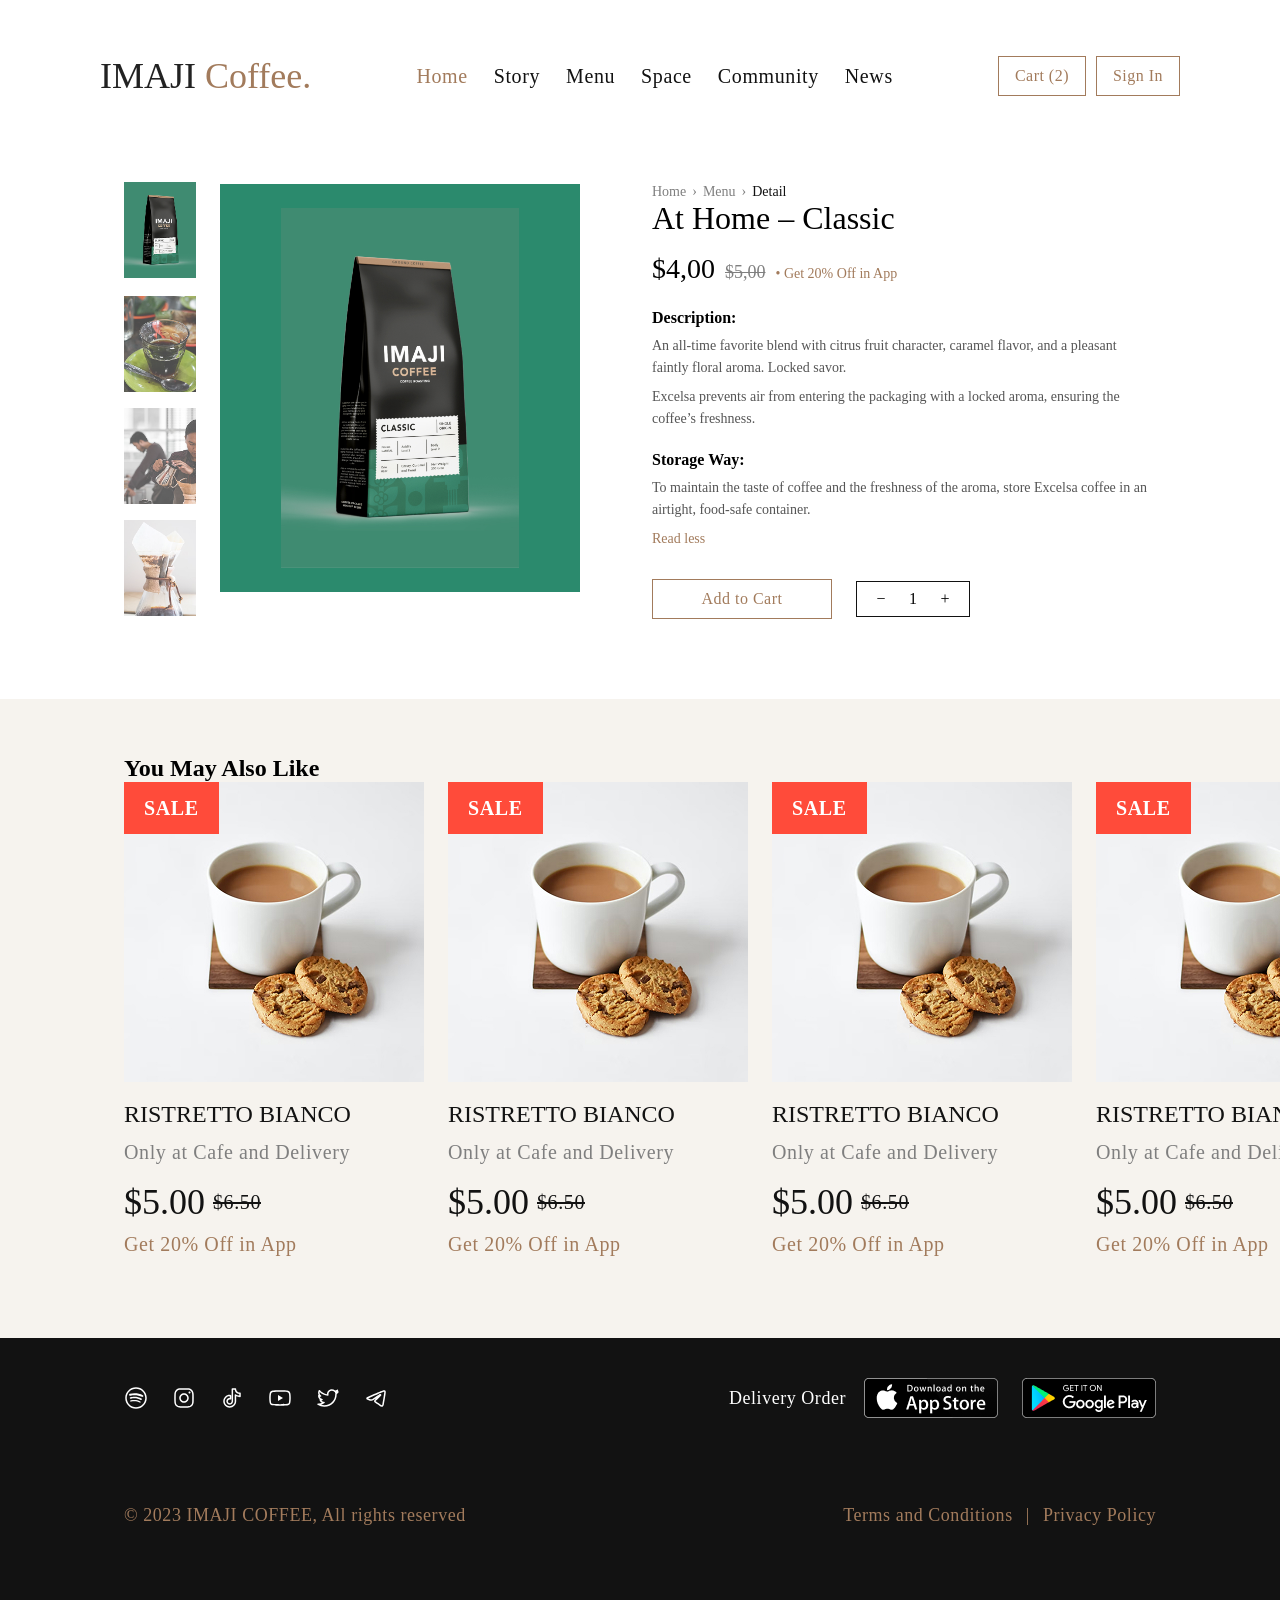
<file: pages/card.html>
<!DOCTYPE html>
<html lang="en">

<head>
    <meta charset="UTF-8">
    <meta name="viewport" content="width=device-width, initial-scale=1.0">
    <title>Document</title>
    <link rel="stylesheet" href="../styles/style.css">
</head>

<body>
    <header class="header">
        <div class="container header__inner">
            <a href="#" class="header__logo">
                IMAJI <span class="header__logo-accent">Coffee.</span>
            </a>

            <nav class="header__nav nav" aria-label="Main navigation">
                <ul class="nav__list">
                    <li class="nav__item"><a class="nav__link nav__link--active" href="#">Home</a></li>
                    <li class="nav__item"><a class="nav__link" href="#">Story</a></li>
                    <li class="nav__item"><a class="nav__link" href="#">Menu</a></li>
                    <li class="nav__item"><a class="nav__link" href="#">Space</a></li>
                    <li class="nav__item"><a class="nav__link" href="#">Community</a></li>
                    <li class="nav__item"><a class="nav__link" href="#">News</a></li>
                </ul>
            </nav>

            <div class="header__actions">
                <button class="header__cart" type="button" aria-label="Cart, 10 items">
                    <span class="header__cart-icon" aria-hidden="true">🧺</span>
                    <span class="header__cart-badge">10</span>
                </button>

                <button class="btn header__btn-cart">Cart (2)</button>
                <button class="btn btn--outline header__btn-signin">Sign In</button>

                <button class="header__burger" type="button" aria-label="Open navigation">
                    <span></span>
                    <span></span>
                    <span></span>
                </button>
            </div>
        </div>
    </header>

    <main>

        <section class="product-detail">
            <div class="container product-detail__inner">

                <div class="product-detail__gallery">
                    <div class="product-detail__thumbs">
                        <button class="product-detail__thumb product-detail__thumb--active" type="button">
                            <img src="../img/thumb-1.jpg" alt="At Home Classic main view">
                        </button>
                        <button class="product-detail__thumb" type="button">
                            <img src="../img/thumb-2.jpg" alt="Serving suggestion 1">
                        </button>
                        <button class="product-detail__thumb" type="button">
                            <img src="../img/thumb-3.jpg" alt="Serving suggestion 2">
                        </button>
                        <button class="product-detail__thumb" type="button">
                            <img src="../img/thumb-4.jpg" alt="Brewing">
                        </button>
                    </div>

                    <figure class="product-detail__preview">
                        <img src="../img/main-card.jpg" alt="At Home – Classic coffee package">
                    </figure>
                </div>

                <div class="product-detail__info">
                    <nav class="breadcrumbs__nav" aria-label="Breadcrumb">
                        <a href="#" class="breadcrumbs__link">Home</a>
                        <span class="breadcrumbs__separator">›</span>
                        <a href="#" class="breadcrumbs__link">Menu</a>
                        <span class="breadcrumbs__separator">›</span>
                        <span class="breadcrumbs__current">Detail</span>
                    </nav>
                    <h1 class="product-detail__title">At Home – Classic</h1>

                    <div class="product-detail__price">
                        <span class="product-detail__price-current">$4,00</span>
                        <span class="product-detail__price-old">$5,00</span>
                        <span class="product-detail__price-note">• Get 20% Off in App</span>
                    </div>

                    <div class="product-detail__section">
                        <h2 class="product-detail__section-title">Description:</h2>
                        <p class="product-detail__text">
                            An all-time favorite blend with citrus fruit character, caramel flavor,
                            and a pleasant faintly floral aroma. Locked savor.
                        </p>
                        <p class="product-detail__text">
                            Excelsa prevents air from entering the packaging with a locked aroma,
                            ensuring the coffee’s freshness.
                        </p>
                    </div>

                    <div class="product-detail__section">
                        <h3 class="product-detail__section-title">Storage Way:</h3>
                        <p class="product-detail__text">
                            To maintain the taste of coffee and the freshness of the aroma, store Excelsa coffee in
                            an airtight,
                            food-safe container.
                        </p>
                        <button class="product-detail__readmore" type="button">
                            Read less
                        </button>
                    </div>

                    <form class="product-detail__actions" action="#" method="post">
                        <button class="btn product-detail__btn-add" type="submit">
                            Add to Cart
                        </button>

                        <div class="product-detail__qty" aria-label="Quantity selector">
                            <button class="product-detail__qty-btn" type="button"
                                aria-label="Decrease quantity">−</button>
                            <span class="product-detail__qty-value">1</span>
                            <button class="product-detail__qty-btn" type="button"
                                aria-label="Increase quantity">+</button>
                        </div>
                    </form>
                </div>

            </div>
        </section>

        <section class="product-suggestions">
            <div class="container product-suggestions__inner">
                <h2 class="product-suggestions__title">You May Also Like</h2>

                <div class="product-suggestions__grid">
                    <article class="product-card product-card--sale">
                        <div class="product-card__badge">Sale</div>
                        <img src="../img/menu-1.jpg" alt="Ristretto Bianco" class="product-card__image">
                        <h3 class="product-card__name">RISTRETTO BIANCO</h3>
                        <p class="product-card__tagline">Only at Cafe and Delivery</p>
                        <div class="product-card__price">
                            <span class="product-card__price-current">$5.00</span>
                            <span class="product-card__price-old">$6.50</span>
                        </div>
                        <p class="product-card__note">Get 20% Off in App</p>
                    </article>

                    <article class="product-card product-card--sale">
                        <div class="product-card__badge">Sale</div>
                        <img src="../img/menu-1.jpg" alt="Ristretto Bianco" class="product-card__image">
                        <h3 class="product-card__name">RISTRETTO BIANCO</h3>
                        <p class="product-card__tagline">Only at Cafe and Delivery</p>
                        <div class="product-card__price">
                            <span class="product-card__price-current">$5.00</span>
                            <span class="product-card__price-old">$6.50</span>
                        </div>
                        <p class="product-card__note">Get 20% Off in App</p>
                    </article>

                    <article class="product-card product-card--sale">
                        <div class="product-card__badge">Sale</div>
                        <img src="../img/menu-1.jpg" alt="Ristretto Bianco" class="product-card__image">
                        <h3 class="product-card__name">RISTRETTO BIANCO</h3>
                        <p class="product-card__tagline">Only at Cafe and Delivery</p>
                        <div class="product-card__price">
                            <span class="product-card__price-current">$5.00</span>
                            <span class="product-card__price-old">$6.50</span>
                        </div>
                        <p class="product-card__note">Get 20% Off in App</p>
                    </article>

                    <article class="product-card product-card--sale">
                        <div class="product-card__badge">Sale</div>
                        <img src="../img/menu-1.jpg" alt="Ristretto Bianco" class="product-card__image">
                        <h3 class="product-card__name">RISTRETTO BIANCO</h3>
                        <p class="product-card__tagline">Only at Cafe and Delivery</p>
                        <div class="product-card__price">
                            <span class="product-card__price-current">$5.00</span>
                            <span class="product-card__price-old">$6.50</span>
                        </div>
                        <p class="product-card__note">Get 20% Off in App</p>
                    </article>
                </div>
            </div>
        </section>

    </main>

    <footer class="footer">
        <div class="container footer__inner">

            <div class="location__bottom">
                <div class="location__socials">
                    <a href="#" class="location__social"><img src="../img/icons/spotify.svg" alt="Spotify"></a>
                    <a href="#" class="location__social"><img src="../img/icons/instagram.svg" alt="Instagram"></a>
                    <a href="#" class="location__social"><img src="../img/icons/tiktok.svg" alt="TikTok"></a>
                    <a href="#" class="location__social"><img src="../img/icons/youtube.svg" alt="YouTube"></a>
                    <a href="#" class="location__social"><img src="../img/icons/twitter.svg" alt="Twitter"></a>
                    <a href="#" class="location__social"><img src="../img/icons/telegram.svg" alt="Telegram"></a>
                </div>

                <div class="location__apps">
                    <span class="location__delivery">Delivery Order</span>
                    <div class="location__stores">
                        <a href="#" class="location__store">
                            <img src="../img/appstore.png" alt="App Store">
                        </a>
                        <a href="#" class="location__store">
                            <img src="../img/googleplay.png" alt="Google Play">
                        </a>
                    </div>
                </div>
            </div>

            <div class="footer__bar">
                <p class="footer__copy">© 2023 IMAJI COFFEE, All rights reserved</p>
                <p class="footer__links">
                    <a href="#">Terms and Conditions</a>
                    <span class="footer__divider">|</span>
                    <a href="#">Privacy Policy</a>
                </p>
            </div>

        </div>
    </footer>
    
    <script src="../js/main.js"></script>


</body>

</html>
</file>
<file: styles/style.css>
*,
*::before,
*::after {
    box-sizing: border-box;
    padding: 0;
    margin: 0;
}

html {
    scroll-behavior: smooth;
    font-family: "DM Sans";
}


img {
    max-width: 100%;
    display: block;
}

button,
input,
select {
    font-family: inherit;
}

.container {
    max-width: 1440px;
    margin: 0 auto;
}

.btn {
    font-size: 16px;
    font-weight: 500;
    line-height: 24px;
    letter-spacing: 0.48px;
    border: none;
    color: #A27B5C;
    cursor: pointer;
    padding: 7px 16px;
    transition: all 0.3s;
    border: 1px solid #A27B5C;
    background-color: transparent;
}


.btn--load {
    padding: 10px 32px;
}

.btn:hover {
    background-color: #A27B5C;
    color: #fff;
}

.header__inner {
    display: flex;
    align-items: center;
    justify-content: space-between;
    padding: 56px 100px;
    gap: 32px;
}

.header__logo,
.header__logo-accent {
    text-decoration: none;
    color: #222;
    white-space: nowrap;
    font-size: 36px;
    font-style: normal;
    font-weight: 500;
    line-height: 40px;
}

.header__logo-accent {
    font-weight: 400;
    color: #A27B5C;
}

.header__nav {
    flex: 1 1 auto;
}

.nav__list {
    display: flex;
    gap: 26px;
    list-style: none;
    padding: 0;
    margin: 0;
    justify-content: center;
}

.nav__link {
    text-decoration: none;
    font-size: 20px;
    color: #121212;
    letter-spacing: 0.6px;
    font-weight: 400;
    line-height: 28px;
    cursor: pointer;
    transition: all 0.3s;
}

.nav__link--active,
.nav__link:hover {
    color: #A27B5C;
}

.header__actions {
    display: flex;
    gap: 10px;
}

.header__cart {
    position: relative;
    display: none;
    width: 32px;
    height: 32px;
    border: none;
    padding: 0;
    background: transparent;
    cursor: pointer;
}

.header__cart-icon {
    font-size: 20px;
    line-height: 1;
    color: #A27B5C;
}

.header__cart-badge {
    position: absolute;
    top: -6px;
    right: -6px;
    width: 20px;
    height: 20px;
    border-radius: 50%;
    background: #FFB800;
    /* жовтий кружечок */
    color: #fff;
    font-size: 10px;
    font-weight: 700;
    display: flex;
    align-items: center;
    justify-content: center;
}

.header__burger {
    display: none;
    width: 28px;
    height: 20px;
    border: none;
    background: transparent;
    padding: 0;
    cursor: pointer;
}

.header__burger span {
    display: block;
    width: 100%;
    height: 2px;
    background: #121212;
    border-radius: 2px;
}

.header__burger span+span {
    margin-top: 4px;
}

.hero__inner {
    display: flex;
    justify-content: space-between;
    align-items: flex-start;
    gap: 60px;
    padding: 5px 124px;
}

.hero__content {
    max-width: 640px;
    flex: 0 0 auto;
}

.hero__title {
    color: #121212;
    font-size: 96px;
    font-style: normal;
    font-weight: 500;
    margin: 0 0 32px;
}

.hero__subtitle {
    color: #121212;
    font-size: 20px;
    font-style: normal;
    font-weight: 400;
    line-height: 28px;
    letter-spacing: 0.6px;
    width: 768px;
}


.hero__delivery {
    flex: 0 0 auto;
    margin-left: auto;
    display: flex;
    flex-direction: column;
    align-items: flex-start;
    gap: 8px;
    margin-top: 12px;
}

.hero__delivery-title {
    font-size: 16px;
    color: #121212;
    margin: 0 0 8px;
}

.hero__store img {
    display: block;
    width: 140px;
    height: auto;
}

.filters {
    padding: 45px 0 8px;
}

.filters__inner {
    padding: 0 124px;
}

.filters__form {
    display: grid;
    grid-template-columns: 2fr 1fr 1fr;
    gap: 32px;
}

.filters__field {
    min-width: 0;
}

.filters__label-row {
    display: flex;
    justify-content: space-between;
    align-items: center;
    margin-bottom: 8px;
}

.filters__label {
    font-size: 16px;
    font-weight: 500;
    color: #121212;
}

.filters__clear {
    background: none;
    border: none;
    color: #7F7F7F;
    font-size: 16px;
    cursor: pointer;
    padding: 0;
}

.filters__clear:hover {
    text-decoration: underline;
}

.filters__clear--active {
    color: #F14C35;
}

.filters__control {
    border: 1px solid #222;
    padding: 11px 14px;
    display: flex;
    align-items: center;
    position: relative;
}

.filters__control--search {
    padding-left: 40px;
}

.filters__icon {
    position: absolute;
    left: 14px;
    font-size: 14px;
    opacity: 0.5;
}

.filters__input {
    border: none;
    outline: none;
    width: 100%;
    font-size: 14px;
    background-color: transparent;
    color: #222;
}

.filters__input::placeholder {
    color: #999;
}

.filters__input--select {
    appearance: none;
    cursor: pointer;
}

.filters__field--price .filters__control,
.filters__field--sort .filters__control {
    position: relative;
}

.filters__field--price .filters__control::after,
.filters__field--sort .filters__control::after {
    content: "";
    position: absolute;
    right: 14px;
    top: 50%;
    width: 6px;
    height: 6px;
    border-right: 1px solid #000;
    border-bottom: 1px solid #000;
    transform: translateY(-50%) rotate(45deg);
    pointer-events: none;
}

.filters__categories {
    display: flex;
    justify-content: space-around;
    gap: 28px;
    margin-top: 63px;
    border-bottom: 1px solid #eee;
    border-top: 1px solid #eee;
}

.filters__category {
    display: flex;
    flex: 3;
    padding: 32px;
    gap: 12px;
    justify-content: center;
    align-items: center;
    background: none;
    border: none;
    text-transform: uppercase;
    font-size: 20px;
    font-weight: 500;
    line-height: 28px;
    letter-spacing: 0.6px;
    cursor: pointer;
}

.filters__category--active {
    border-top: 1px solid #222;
    border-bottom: 1px solid #222;
}

.filters__category:hover {
    color: #222;
}

.products {
    padding: 36px 0 60px;
}

.products__inner {
    padding: 0 80px;
}

.products__grid {
    display: grid;
    grid-template-columns: repeat(4, 1fr);
    gap: 48px 24px;
}

.product-card {
    position: relative;
    background-color: #fff;
}

.product-card__badge {
    position: absolute;
    color: #FFF;
    font-size: 20px;
    font-style: normal;
    font-weight: 700;
    line-height: 28px;
    letter-spacing: 0.6px;
    background-color: #ff4b3a;
    padding: 12px 20px;
    text-transform: uppercase;
}

.product-card__image {
    max-width: 300px;
    object-fit: cover;
}

.product-card__name {
    padding-top: 16px;
    color: #121212;
    font-size: 24px;
    font-style: normal;
    font-weight: 500;
    line-height: 32px;
    text-transform: uppercase;

}

.product-card__tagline {
    padding-top: 8px;
    color: #7F7F7F;
    font-size: 20px;
    font-style: normal;
    font-weight: 400;
    line-height: 28px;
    letter-spacing: 0.6px;
}

.product-card__price {
    padding-top: 16px;
    display: flex;
    align-items: center;
    gap: 8px;
}

.product-card__price-current {
    color: #121212;
    font-size: 36px;
    font-style: normal;
    font-weight: 500;
    line-height: 40px;
}

.product-card__price-old {
    color: #121212;
    font-size: 20px;
    font-style: normal;
    font-weight: 400;
    line-height: 28px;
    letter-spacing: 0.6px;
    text-decoration-line: line-through;
}

.product-card__note {
    padding-top: 8px;
    color: #A27B5C;
    font-size: 20px;
    font-style: normal;
    font-weight: 500;
    line-height: 28px;
    letter-spacing: 0.6px;
}

.products__more {
    text-align: center;
    margin-top: 36px;
}

.no-scroll {
    overflow: hidden;
}

.header__burger span {
    transition: transform 0.3s ease, opacity 0.3s ease;
}

.header__burger--active span:nth-child(1) {
    transform: translateY(6px) rotate(45deg);
}

.header__burger--active span:nth-child(2) {
    opacity: 0;
}

.header__burger--active span:nth-child(3) {
    transform: translateY(-6px) rotate(-45deg);
}


.location {
    padding: 53px 0 0 0;
    background-color: #121212;
}

.location__title {
    text-align: center;
    font-size: 60px;
    font-weight: 400;
    margin-bottom: 32px;
}

.location__inner {
    text-align: center;
    font-size: 13px;
    color: #fff;
    padding: 0 124px;
}

.location__address,
.location__contact,
.location__hours {
    padding-bottom: 16px;
    color: #FFF;
    text-align: center;
    font-size: 20px;
    font-weight: 400;
    line-height: 28px;
    letter-spacing: 0.6px;
}

.location__hours {
    padding-bottom: 32px;
    border-bottom: 1px solid #E3E3E3;
}

.location__contact {
    font-weight: 700;
}

.location__contact a {
    color: inherit;
    text-decoration: none;
    font-weight: 400;
}

.location__contact a:hover {
    text-decoration: underline;
}

.location__hours span {
    font-weight: 700;
}


.footer {
    background-color: #121212;
    color: #f5f5f5;
    font-size: 12px;
}

.footer__inner {
    padding: 25px 124px 75px 124px;
}

.location__bottom {
    display: flex;
    justify-content: space-between;
    align-items: center;
    padding: 15px 0 75px;
    margin-bottom: 8px;
}

.location__socials {
    display: flex;
    gap: 24px;
}

.location__social img {
    width: 24px;
    height: 24px;
    display: block;
    transition: opacity 0.2s ease;
}

.location__social img:hover {
    transform: scale(1.2);
    opacity: 0.8;
}

.location__apps {
    display: flex;
    align-items: center;
    gap: 18px;
}

.location__delivery {
    color: #fff;
    font-size: 18px;
    font-weight: 400;
    letter-spacing: 0.54px;
}

.location__stores {
    display: flex;
    gap: 24px;
}

.location__store img {
    width: 134px;
    height: 40px;
    display: block;
}

.footer__bar {
    display: flex;
    justify-content: space-between;
    align-items: center;
    color: #A27B5C;
    font-size: 18px;
    font-weight: 400;
    line-height: 28px;
    letter-spacing: 0.54px;
}

.footer__links a {
    font-size: 18px;
    color: #A27B5C;
    text-decoration: none;
    letter-spacing: 0.54px;
}

.footer__links a:hover {
    text-decoration: underline;
}

.footer__divider {
    margin: 0 8px;
    color: #A27B5C;
}

.breadcrumbs__nav {
    font-size: 14px;
    color: #7F7F7F;
    display: flex;
    align-items: center;
    gap: 6px;
}

.breadcrumbs__link {
    color: #7F7F7F;
    text-decoration: none;
}

.breadcrumbs__link:hover {
    color: #A27B5C;
}

.breadcrumbs__separator {
    color: #7F7F7F;
}

.breadcrumbs__current {
    color: #121212;
}


.product-detail {
    padding: 32px 0 80px;
}

.product-detail__inner {
    padding: 0 124px;
    display: flex;
    align-items: flex-start;
    gap: 48px;
}


.product-detail__gallery {
    display: flex;
    gap: 24px;
    flex: 0 0 480px;
}

.product-detail__thumbs {
    display: flex;
    flex-direction: column;
    gap: 16px;
}

.product-detail__thumb {
    padding: 0;
    border: none;
    background: transparent;
    cursor: pointer;
    opacity: 0.7;
    transition: opacity 0.2s ease, transform 0.2s ease;
}

.product-detail__thumb img {
    width: 72px;
    height: 96px;
    object-fit: cover;
}

.product-detail__thumb--active,
.product-detail__thumb:hover {
    opacity: 1;
    transform: translateY(-2px);
}

.product-detail__preview {
    width: 360px;
    height: 408px;
    background: #2B8A6D;
    display: flex;
    align-items: center;
    justify-content: center;
}

.product-detail__preview img {
    max-height: 360px;
    object-fit: contain;
}


.product-detail__info {
    flex: 1 1 auto;
    max-width: 520px;
}

.product-detail__category {
    font-size: 14px;
    color: #7F7F7F;
    margin-bottom: 8px;
}

.product-detail__title {
    font-size: 32px;
    font-weight: 500;
    margin-bottom: 16px;
}

.product-detail__price {
    display: flex;
    align-items: baseline;
    gap: 10px;
    margin-bottom: 24px;
}

.product-detail__price-current {
    font-size: 28px;
    font-weight: 500;
}

.product-detail__price-old {
    font-size: 18px;
    text-decoration: line-through;
    color: #7F7F7F;
}

.product-detail__price-note {
    font-size: 14px;
    color: #A27B5C;
}

.product-detail__section {
    margin-bottom: 20px;
}

.product-detail__section-title {
    font-size: 16px;
    font-weight: 700;
    margin-bottom: 8px;
}

.product-detail__text {
    font-size: 14px;
    line-height: 1.6;
    color: #555;
    margin-bottom: 6px;
}

.product-detail__readmore {
    margin-top: 4px;
    padding: 0;
    border: none;
    background: transparent;
    color: #A27B5C;
    font-size: 14px;
    cursor: pointer;
}


.product-detail__actions {
    margin-top: 32px;
    display: flex;
    align-items: center;
    gap: 24px;
}

.product-detail__btn-add {
    min-width: 180px;
}

.product-detail__qty {
    display: inline-flex;
    align-items: center;
    border: 1px solid #121212;
    padding: 8px 12px;
    gap: 16px;
}

.product-detail__qty-btn {
    border: none;
    background: transparent;
    font-size: 16px;
    cursor: pointer;
    width: 24px;
    text-align: center;
}

.product-detail__qty-value {
    font-size: 16px;
}


.product-suggestions {
    padding: 56px 0 80px;
    background-color: #F6F3EE;
}

.product-suggestions__inner {
    padding: 0 124px;
}

.product-suggestions__grid {
    display: grid;
    grid-template-columns: repeat(4, 1fr);
    gap: 32px 24px;
}

.product-suggestions__grid .product-card {
    background-color: inherit;
}


@media (max-width: 1375px) {
    .products__inner {
        padding: 0 40px;
    }
}

@media (max-width: 1300px) {
    .products__inner {
        padding: 0 20px;
    }

    .products__grid {
        grid-template-columns: repeat(3, 1fr);
        gap: 48px 15px;
    }
}

@media (max-width: 1200px) {
    .header__inner {
        padding: 40px 60px;
    }

    .hero__inner,
    .filters__inner,
    .products__inner,
    .location__inner,
    .footer__inner {
        padding-left: 60px;
        padding-right: 60px;
    }

    .hero__subtitle {
        width: 100%;
    }

    .products__grid {
        width: 100%;
    }
}

@media (max-width: 1024px) {
    .header__inner {
        padding: 10px;
    }

    .nav__list {
        gap: 10px;
    }

    .nav__item {
        font-size: 10px;
    }

    .header__btn-cart {
        font-size: 12px;
        padding: 5px 8px;
    }

    .hero__inner {
        padding: 5px 10px;
        gap: 5px;
    }

    .hero__title {
        font-size: 68px;
    }

    .hero__subtitle {
        font-size: 18px;
    }

    .products {
        overflow: scroll;
    }

    .products__inner {
        padding: 0 20px;
    }
}

@media (max-width: 880px) {

    .header {
        position: sticky;
        top: 0;
        z-index: 100;
        background: #fff;
    }

    .header__nav {
        position: absolute;
        left: 0;
        right: 0;
        top: 100%;
        background: #ffffff;
        box-shadow: 0 8px 20px rgba(0, 0, 0, 0.08);
        display: none;
    }

    .header__nav.header__nav--open {
        display: block;
    }

    .nav__list {
        flex-direction: column;
        align-items: flex-start;
        padding: 16px 24px 24px;
        gap: 16px;
    }

    .nav__link {
        font-size: 18px;
        line-height: 1.4;
    }

    .header__btn-cart,
    .header__btn-signin {
        display: none;
    }

    .header__cart,
    .header__burger {
        display: inline-flex;
        align-items: center;
        justify-content: center;
    }

    .header__burger {
        display: flex;
        flex-direction: column;
    }

    .header__actions {
        margin-left: auto;
        gap: 16px;
    }

    .header__inner {
        flex-wrap: wrap;
        row-gap: 24px;
        gap: 32px;
    }

    .nav__list {
        justify-content: flex-start;
        flex-wrap: wrap;
        row-gap: 8px;
    }

    .filters__form {
        grid-template-columns: 1fr 1fr;
    }

    .products__grid {
        grid-template-columns: repeat(2, 1fr);
        gap: 48px;
    }

    .hero__inner {
        gap: 15px;
    }

    .location__bottom {
        flex-direction: column;
        gap: 30px;
    }

    .hero__delivery {
        display: none;
    }

    .hero__content {
        max-width: 100%;
    }

    .footer__bar {
        flex-direction: column;
        gap: 8px;
        justify-content: center;
    }
}

@media (max-width: 768px) {
    .hero__inner {
        flex-direction: column;
        align-items: flex-start;
    }

    .hero__title {
        font-size: 54px;
    }

    .hero__subtitle {
        font-size: 18px;
    }

    .hero__delivery {
        margin-left: 0;
        align-items: flex-start;
    }

    .filters__inner {
        padding: 0 40px;
    }

    .filters__form {
        grid-template-columns: 1fr;
        row-gap: 24px;
    }

    .filters__categories {
        padding: 0 40px;
    }

    .product-card__badge {
        padding: 8px 12px;
        font-size: 14px;
    }

    .location__inner {
        padding-left: 40px;
        padding-right: 40px;
    }

    .location__address,
    .location__contact,
    .location__hours {
        font-size: 18px;
    }
}

@media (max-width: 640px) {
    .header__nav {
        display: none;
    }

    .header__btn-cart,
    .header__btn-signin {
        display: none;
    }

    .header__cart,
    .header__burger {
        display: inline-flex;
        align-items: center;
        justify-content: center;
    }

    .header__actions {
        margin-left: auto;
        gap: 16px;
    }

    .hero__inner,
    .filters__inner,
    .products__inner,
    .location__inner,
    .footer__inner {
        padding-left: 16px;
        padding-right: 16px;
    }

    .hero__title {
        font-size: 40px;
        margin-bottom: 16px;
    }

    .hero__subtitle {
        font-size: 14px;
        line-height: 1.6;
    }

    .hero__delivery {
        margin-top: 24px;
    }

    .filters {
        padding-top: 32px;
    }

    .filters__form {
        grid-template-columns: 1fr;
        gap: 16px;
    }

    .filters__label {
        font-size: 14px;
    }

    .filters__clear {
        font-size: 14px;
    }

    .filters__categories {
        margin-top: 32px;
        padding: 0;
        gap: 0;
    }

    .filters__category {
        padding: 16px 8px;
        font-size: 12px;
        line-height: 1.4;
    }

    .products__inner {
        padding-top: 32px;
    }

    .products__grid {
        grid-template-columns: repeat(2, 1fr);
        gap: 32px 16px;
    }

    .product-card__image {
        max-width: 100%;
    }

    .product-card__name {
        font-size: 12px;
        line-height: 1.4;
    }

    .product-card__tagline {
        font-size: 11px;
        line-height: 1.4;
    }

    .product-card__price-current {
        font-size: 18px;
        line-height: 1.4;
    }

    .product-card__price-old,
    .product-card__note {
        font-size: 11px;
        line-height: 1.4;
    }

    .product-card__badge {
        line-height: normal;
    }

    .btn--load {
        font-size: 14px;
        padding: 8px 24px;
    }

    .location {
        padding-top: 40px;
    }

    .location__title {
        font-size: 32px;
        margin-bottom: 20px;
    }

    .location__address,
    .location__contact,
    .location__hours {
        font-size: 14px;
        line-height: 1.6;
    }

    .location__bottom {
        padding: 20px 0 32px;
    }

    .location__socials {
        gap: 16px;
    }

    .location__apps {
        flex-direction: column;
        align-items: flex-start;
        gap: 12px;
    }

    .location__stores {
        gap: 12px;
    }

    .location__store img {
        width: 120px;
        height: auto;
    }
}

@media (max-width: 640px) {

    .header__nav {
        display: none;
    }

    .header__btn-cart,
    .header__btn-signin {
        display: none;
    }

    .header__cart,
    .header__burger {
        display: inline-flex;
        align-items: center;
        justify-content: center;
    }

    .header__actions {
        margin-left: auto;
        gap: 16px;
    }

    .location__delivery {
        text-align: center;
        display: block;
        width: 100%;
    }

    .footer__inner {
        padding-left: 10px;
        padding-right: 10px;
    }

    .footer__copy,
    .footer__links {
        letter-spacing: normal;
        font-size: 18px;
    }
}


@media (max-width: 375px) {
    .header__logo {
        font-size: 28px;
    }
}

@media (max-width: 1024px) {
    .product-detail__inner {
        flex-direction: column;
        padding: 24px 40px;
    }

    .product-detail__gallery {
        width: 100%;
        justify-content: center;
    }

    .product-detail__info {
        margin: 0 auto;
        max-width: 100%;
    }

    .product-suggestions__inner {
        padding: 0 40px;
    }

    .product-suggestions__grid {
        grid-template-columns: repeat(2, 1fr);
    }
}

@media (max-width: 640px) {

    .product-detail__inner,
    .product-suggestions__inner {
        padding-left: 16px;
        padding-right: 16px;
    }

    .product-detail__inner {
        gap: 24px;
    }

    .product-detail__gallery {
        flex-direction: column;
        align-items: center;
    }

    .product-detail__thumbs {
        flex-direction: row;
        justify-content: center;
    }

    .product-detail__thumb img {
        width: 56px;
        height: 72px;
    }

    .product-detail__preview {
        width: 100%;
        max-width: 360px;
    }

    .product-detail__title {
        font-size: 24px;
    }

    .product-suggestions__grid {
        grid-template-columns: 1fr 1fr;
        gap: 24px 12px;
    }

    .product-suggestions__title {
        font-size: 24px;
    }
}
</file>
